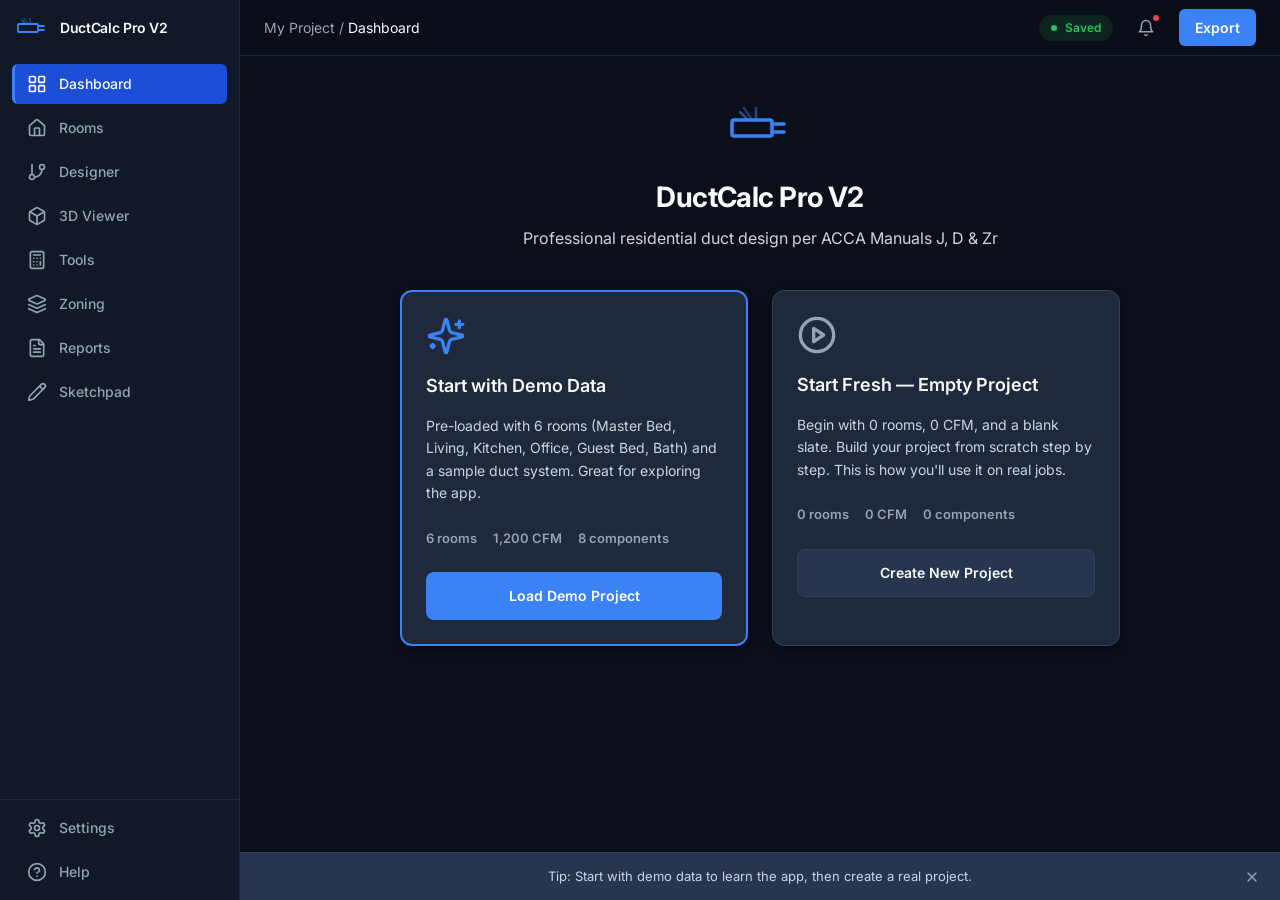
<file: index.html>
<!DOCTYPE html>
<html lang="en">
<head>
<meta charset="UTF-8" />
<meta name="viewport" content="width=device-width, initial-scale=1.0" />
<meta name="apple-mobile-web-app-capable" content="yes" />
<meta name="apple-mobile-web-app-status-bar-style" content="black-translucent" />
<title>DuctCalc Pro V2</title>
<style>body{background:#0B0F1A;color:#F8FAFC;font-family:Inter,system-ui,sans-serif;margin:0;-webkit-font-smoothing:antialiased}</style>
  <script type="module" crossorigin src="./assets/index-Cpg5pDVR.js"></script>
  <link rel="modulepreload" crossorigin href="./assets/vendor-react-DbBx8byA.js">
  <link rel="stylesheet" crossorigin href="./assets/index-D0h4gXAM.css">
</head>
<body>
<div id="root"></div>
</body>
</html>
</file>
<file: assets/index-D0h4gXAM.css>
@import"https://fonts.googleapis.com/css2?family=Inter:wght@400;500;600;700&family=JetBrains+Mono:wght@400;600&display=swap";*,:before,:after{--tw-border-spacing-x: 0;--tw-border-spacing-y: 0;--tw-translate-x: 0;--tw-translate-y: 0;--tw-rotate: 0;--tw-skew-x: 0;--tw-skew-y: 0;--tw-scale-x: 1;--tw-scale-y: 1;--tw-pan-x: ;--tw-pan-y: ;--tw-pinch-zoom: ;--tw-scroll-snap-strictness: proximity;--tw-gradient-from-position: ;--tw-gradient-via-position: ;--tw-gradient-to-position: ;--tw-ordinal: ;--tw-slashed-zero: ;--tw-numeric-figure: ;--tw-numeric-spacing: ;--tw-numeric-fraction: ;--tw-ring-inset: ;--tw-ring-offset-width: 0px;--tw-ring-offset-color: #fff;--tw-ring-color: rgb(59 130 246 / .5);--tw-ring-offset-shadow: 0 0 #0000;--tw-ring-shadow: 0 0 #0000;--tw-shadow: 0 0 #0000;--tw-shadow-colored: 0 0 #0000;--tw-blur: ;--tw-brightness: ;--tw-contrast: ;--tw-grayscale: ;--tw-hue-rotate: ;--tw-invert: ;--tw-saturate: ;--tw-sepia: ;--tw-drop-shadow: ;--tw-backdrop-blur: ;--tw-backdrop-brightness: ;--tw-backdrop-contrast: ;--tw-backdrop-grayscale: ;--tw-backdrop-hue-rotate: ;--tw-backdrop-invert: ;--tw-backdrop-opacity: ;--tw-backdrop-saturate: ;--tw-backdrop-sepia: ;--tw-contain-size: ;--tw-contain-layout: ;--tw-contain-paint: ;--tw-contain-style: }::backdrop{--tw-border-spacing-x: 0;--tw-border-spacing-y: 0;--tw-translate-x: 0;--tw-translate-y: 0;--tw-rotate: 0;--tw-skew-x: 0;--tw-skew-y: 0;--tw-scale-x: 1;--tw-scale-y: 1;--tw-pan-x: ;--tw-pan-y: ;--tw-pinch-zoom: ;--tw-scroll-snap-strictness: proximity;--tw-gradient-from-position: ;--tw-gradient-via-position: ;--tw-gradient-to-position: ;--tw-ordinal: ;--tw-slashed-zero: ;--tw-numeric-figure: ;--tw-numeric-spacing: ;--tw-numeric-fraction: ;--tw-ring-inset: ;--tw-ring-offset-width: 0px;--tw-ring-offset-color: #fff;--tw-ring-color: rgb(59 130 246 / .5);--tw-ring-offset-shadow: 0 0 #0000;--tw-ring-shadow: 0 0 #0000;--tw-shadow: 0 0 #0000;--tw-shadow-colored: 0 0 #0000;--tw-blur: ;--tw-brightness: ;--tw-contrast: ;--tw-grayscale: ;--tw-hue-rotate: ;--tw-invert: ;--tw-saturate: ;--tw-sepia: ;--tw-drop-shadow: ;--tw-backdrop-blur: ;--tw-backdrop-brightness: ;--tw-backdrop-contrast: ;--tw-backdrop-grayscale: ;--tw-backdrop-hue-rotate: ;--tw-backdrop-invert: ;--tw-backdrop-opacity: ;--tw-backdrop-saturate: ;--tw-backdrop-sepia: ;--tw-contain-size: ;--tw-contain-layout: ;--tw-contain-paint: ;--tw-contain-style: }*,:before,:after{box-sizing:border-box;border-width:0;border-style:solid;border-color:#e5e7eb}:before,:after{--tw-content: ""}html,:host{line-height:1.5;-webkit-text-size-adjust:100%;-moz-tab-size:4;-o-tab-size:4;tab-size:4;font-family:Inter,system-ui,sans-serif;font-feature-settings:normal;font-variation-settings:normal;-webkit-tap-highlight-color:transparent}body{margin:0;line-height:inherit}hr{height:0;color:inherit;border-top-width:1px}abbr:where([title]){-webkit-text-decoration:underline dotted;text-decoration:underline dotted}h1,h2,h3,h4,h5,h6{font-size:inherit;font-weight:inherit}a{color:inherit;text-decoration:inherit}b,strong{font-weight:bolder}code,kbd,samp,pre{font-family:JetBrains Mono,monospace;font-feature-settings:normal;font-variation-settings:normal;font-size:1em}small{font-size:80%}sub,sup{font-size:75%;line-height:0;position:relative;vertical-align:baseline}sub{bottom:-.25em}sup{top:-.5em}table{text-indent:0;border-color:inherit;border-collapse:collapse}button,input,optgroup,select,textarea{font-family:inherit;font-feature-settings:inherit;font-variation-settings:inherit;font-size:100%;font-weight:inherit;line-height:inherit;letter-spacing:inherit;color:inherit;margin:0;padding:0}button,select{text-transform:none}button,input:where([type=button]),input:where([type=reset]),input:where([type=submit]){-webkit-appearance:button;background-color:transparent;background-image:none}:-moz-focusring{outline:auto}:-moz-ui-invalid{box-shadow:none}progress{vertical-align:baseline}::-webkit-inner-spin-button,::-webkit-outer-spin-button{height:auto}[type=search]{-webkit-appearance:textfield;outline-offset:-2px}::-webkit-search-decoration{-webkit-appearance:none}::-webkit-file-upload-button{-webkit-appearance:button;font:inherit}summary{display:list-item}blockquote,dl,dd,h1,h2,h3,h4,h5,h6,hr,figure,p,pre{margin:0}fieldset{margin:0;padding:0}legend{padding:0}ol,ul,menu{list-style:none;margin:0;padding:0}dialog{padding:0}textarea{resize:vertical}input::-moz-placeholder,textarea::-moz-placeholder{opacity:1;color:#9ca3af}input::placeholder,textarea::placeholder{opacity:1;color:#9ca3af}button,[role=button]{cursor:pointer}:disabled{cursor:default}img,svg,video,canvas,audio,iframe,embed,object{display:block;vertical-align:middle}img,video{max-width:100%;height:auto}[hidden]:where(:not([hidden=until-found])){display:none}body{background-color:#0b0f1a;color:#f8fafc;font-family:Inter,system-ui,-apple-system,sans-serif;-webkit-font-smoothing:antialiased;-moz-osx-font-smoothing:grayscale}::-webkit-scrollbar{width:6px;height:6px}::-webkit-scrollbar-track{background:#334155;border-radius:3px}::-webkit-scrollbar-thumb{background:#3b82f6;border-radius:3px}::-webkit-scrollbar-thumb:hover{background:#2563eb}button,a,input,select,textarea{transition:all .15s ease}html{scroll-behavior:smooth}.pointer-events-none{pointer-events:none}.collapse{visibility:collapse}.static{position:static}.fixed{position:fixed}.absolute{position:absolute}.relative{position:relative}.sticky{position:sticky}.inset-0{top:0;right:0;bottom:0;left:0}.bottom-0{bottom:0}.bottom-full{bottom:100%}.left-0{left:0}.left-0\.5{left:.125rem}.left-1\/2{left:50%}.right-0{right:0}.right-1{right:.25rem}.right-4{right:1rem}.top-0{top:0}.top-0\.5{top:.125rem}.top-1{top:.25rem}.mb-2{margin-bottom:.5rem}.mb-3{margin-bottom:.75rem}.mb-4{margin-bottom:1rem}.mb-5{margin-bottom:1.25rem}.mb-6{margin-bottom:1.5rem}.ml-1{margin-left:.25rem}.ml-auto{margin-left:auto}.mt-1{margin-top:.25rem}.mt-10{margin-top:2.5rem}.mt-2{margin-top:.5rem}.mt-3{margin-top:.75rem}.mt-4{margin-top:1rem}.mt-6{margin-top:1.5rem}.block{display:block}.inline-block{display:inline-block}.inline{display:inline}.flex{display:flex}.inline-flex{display:inline-flex}.table{display:table}.grid{display:grid}.hidden{display:none}.h-16{height:4rem}.h-8{height:2rem}.h-screen{height:100vh}.min-h-screen{min-height:100vh}.w-16{width:4rem}.w-8{width:2rem}.w-full{width:100%}.flex-1{flex:1 1 0%}.shrink-0{flex-shrink:0}.transform{transform:translate(var(--tw-translate-x),var(--tw-translate-y)) rotate(var(--tw-rotate)) skew(var(--tw-skew-x)) skewY(var(--tw-skew-y)) scaleX(var(--tw-scale-x)) scaleY(var(--tw-scale-y))}.resize{resize:both}.appearance-none{-webkit-appearance:none;-moz-appearance:none;appearance:none}.grid-cols-1{grid-template-columns:repeat(1,minmax(0,1fr))}.grid-cols-2{grid-template-columns:repeat(2,minmax(0,1fr))}.flex-col{flex-direction:column}.flex-wrap{flex-wrap:wrap}.items-start{align-items:flex-start}.items-center{align-items:center}.justify-end{justify-content:flex-end}.justify-center{justify-content:center}.justify-between{justify-content:space-between}.gap-1{gap:.25rem}.gap-1\.5{gap:.375rem}.gap-2{gap:.5rem}.gap-3{gap:.75rem}.gap-4{gap:1rem}.gap-6{gap:1.5rem}.space-y-1>:not([hidden])~:not([hidden]){--tw-space-y-reverse: 0;margin-top:calc(.25rem * calc(1 - var(--tw-space-y-reverse)));margin-bottom:calc(.25rem * var(--tw-space-y-reverse))}.overflow-hidden{overflow:hidden}.overflow-x-auto{overflow-x:auto}.overflow-y-auto{overflow-y:auto}.truncate{overflow:hidden;text-overflow:ellipsis;white-space:nowrap}.rounded{border-radius:.25rem}.rounded-full{border-radius:9999px}.rounded-lg{border-radius:.5rem}.rounded-md{border-radius:.375rem}.rounded-xl{border-radius:.75rem}.border{border-width:1px}.bg-white{--tw-bg-opacity: 1;background-color:rgb(255 255 255 / var(--tw-bg-opacity, 1))}.p-1{padding:.25rem}.p-1\.5{padding:.375rem}.p-2{padding:.5rem}.p-3{padding:.75rem}.p-4{padding:1rem}.p-5{padding:1.25rem}.p-6{padding:1.5rem}.p-8{padding:2rem}.px-2{padding-left:.5rem;padding-right:.5rem}.px-3{padding-left:.75rem;padding-right:.75rem}.px-4{padding-left:1rem;padding-right:1rem}.px-5{padding-left:1.25rem;padding-right:1.25rem}.px-6{padding-left:1.5rem;padding-right:1.5rem}.py-0\.5{padding-top:.125rem;padding-bottom:.125rem}.py-1{padding-top:.25rem;padding-bottom:.25rem}.py-1\.5{padding-top:.375rem;padding-bottom:.375rem}.py-2{padding-top:.5rem;padding-bottom:.5rem}.py-6{padding-top:1.5rem;padding-bottom:1.5rem}.pb-16{padding-bottom:4rem}.pt-10{padding-top:2.5rem}.pt-3{padding-top:.75rem}.text-left{text-align:left}.text-center{text-align:center}.text-right{text-align:right}.text-2xl{font-size:1.5rem;line-height:2rem}.text-base{font-size:1rem;line-height:1.5rem}.text-sm{font-size:.875rem;line-height:1.25rem}.text-xs{font-size:.75rem;line-height:1rem}.font-bold{font-weight:700}.font-medium{font-weight:500}.font-semibold{font-weight:600}.uppercase{text-transform:uppercase}.capitalize{text-transform:capitalize}.italic{font-style:italic}.tracking-tight{letter-spacing:-.025em}.accent-blue-500{accent-color:#3b82f6}.outline-none{outline:2px solid transparent;outline-offset:2px}.outline{outline-style:solid}.ring{--tw-ring-offset-shadow: var(--tw-ring-inset) 0 0 0 var(--tw-ring-offset-width) var(--tw-ring-offset-color);--tw-ring-shadow: var(--tw-ring-inset) 0 0 0 calc(3px + var(--tw-ring-offset-width)) var(--tw-ring-color);box-shadow:var(--tw-ring-offset-shadow),var(--tw-ring-shadow),var(--tw-shadow, 0 0 #0000)}.blur{--tw-blur: blur(8px);filter:var(--tw-blur) var(--tw-brightness) var(--tw-contrast) var(--tw-grayscale) var(--tw-hue-rotate) var(--tw-invert) var(--tw-saturate) var(--tw-sepia) var(--tw-drop-shadow)}.filter{filter:var(--tw-blur) var(--tw-brightness) var(--tw-contrast) var(--tw-grayscale) var(--tw-hue-rotate) var(--tw-invert) var(--tw-saturate) var(--tw-sepia) var(--tw-drop-shadow)}.transition{transition-property:color,background-color,border-color,text-decoration-color,fill,stroke,opacity,box-shadow,transform,filter,backdrop-filter;transition-timing-function:cubic-bezier(.4,0,.2,1);transition-duration:.15s}.transition-all{transition-property:all;transition-timing-function:cubic-bezier(.4,0,.2,1);transition-duration:.15s}.transition-colors{transition-property:color,background-color,border-color,text-decoration-color,fill,stroke;transition-timing-function:cubic-bezier(.4,0,.2,1);transition-duration:.15s}.transition-transform{transition-property:transform;transition-timing-function:cubic-bezier(.4,0,.2,1);transition-duration:.15s}.duration-150{transition-duration:.15s}.duration-200{transition-duration:.2s}.ease-out{transition-timing-function:cubic-bezier(0,0,.2,1)}@keyframes enter{0%{opacity:var(--tw-enter-opacity, 1);transform:translate3d(var(--tw-enter-translate-x, 0),var(--tw-enter-translate-y, 0),0) scale3d(var(--tw-enter-scale, 1),var(--tw-enter-scale, 1),var(--tw-enter-scale, 1)) rotate(var(--tw-enter-rotate, 0))}}@keyframes exit{to{opacity:var(--tw-exit-opacity, 1);transform:translate3d(var(--tw-exit-translate-x, 0),var(--tw-exit-translate-y, 0),0) scale3d(var(--tw-exit-scale, 1),var(--tw-exit-scale, 1),var(--tw-exit-scale, 1)) rotate(var(--tw-exit-rotate, 0))}}.duration-150{animation-duration:.15s}.duration-200{animation-duration:.2s}.ease-out{animation-timing-function:cubic-bezier(0,0,.2,1)}.group:hover .group-hover\:block{display:block}@media(min-width:640px){.sm\:grid-cols-2{grid-template-columns:repeat(2,minmax(0,1fr))}.sm\:grid-cols-4{grid-template-columns:repeat(4,minmax(0,1fr))}.sm\:grid-cols-5{grid-template-columns:repeat(5,minmax(0,1fr))}.sm\:flex-row{flex-direction:row}}@media(min-width:768px){.md\:grid-cols-2{grid-template-columns:repeat(2,minmax(0,1fr))}}@media(min-width:1024px){.lg\:w-\[360px\]{width:360px}.lg\:w-\[380px\]{width:380px}.lg\:grid-cols-3{grid-template-columns:repeat(3,minmax(0,1fr))}.lg\:flex-row{flex-direction:row}}
</file>
